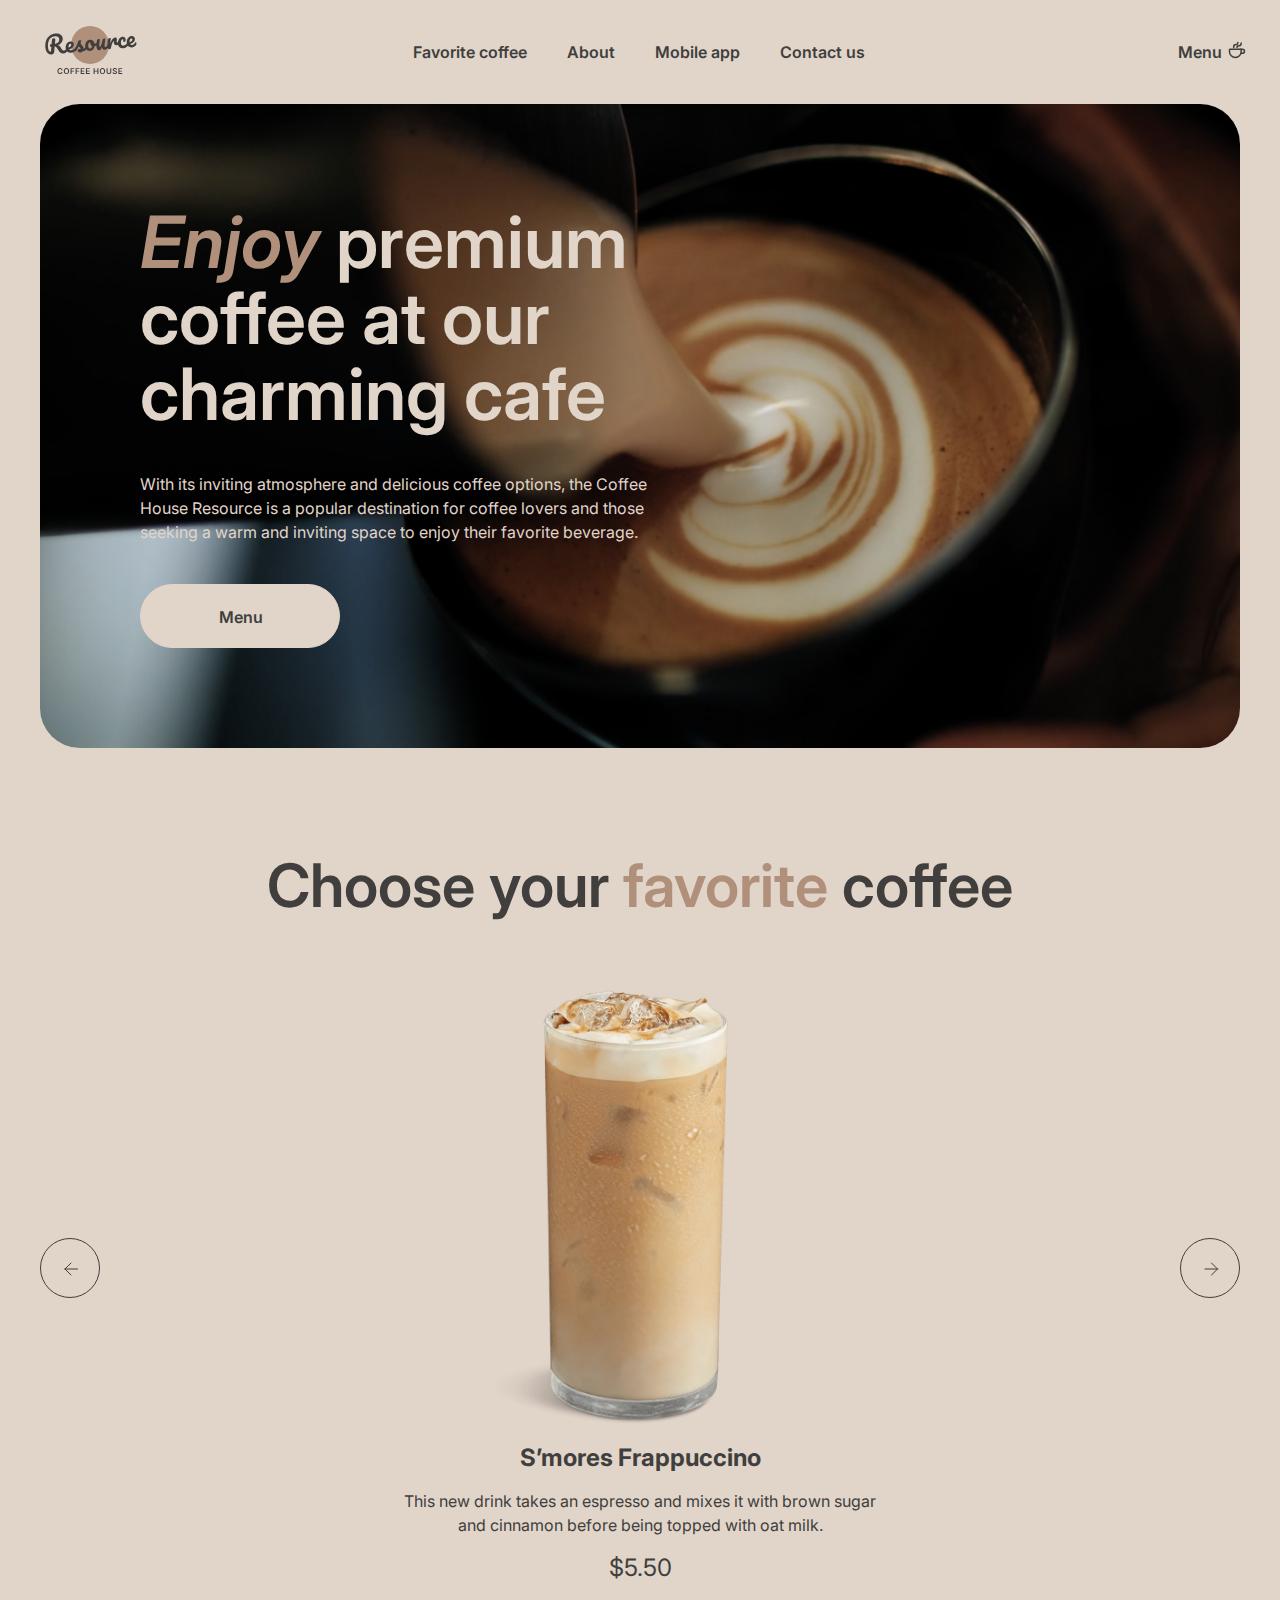
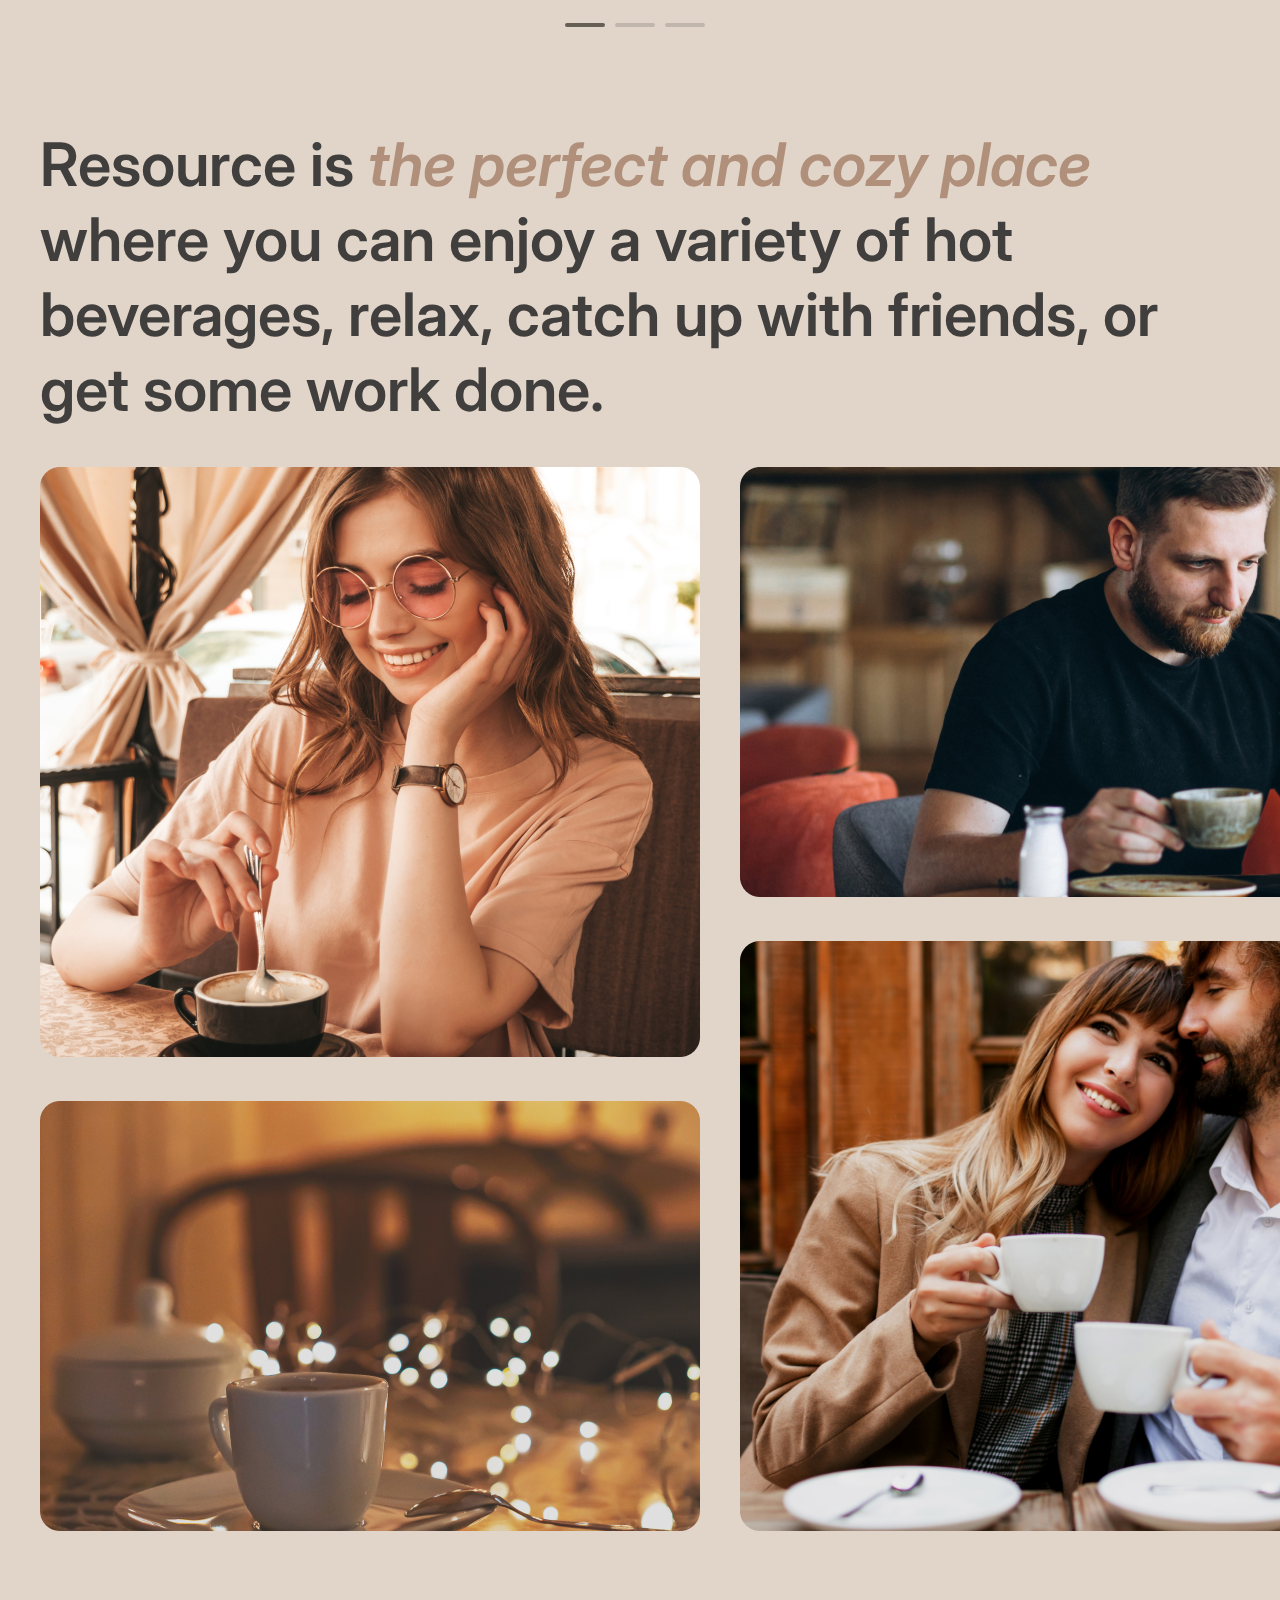
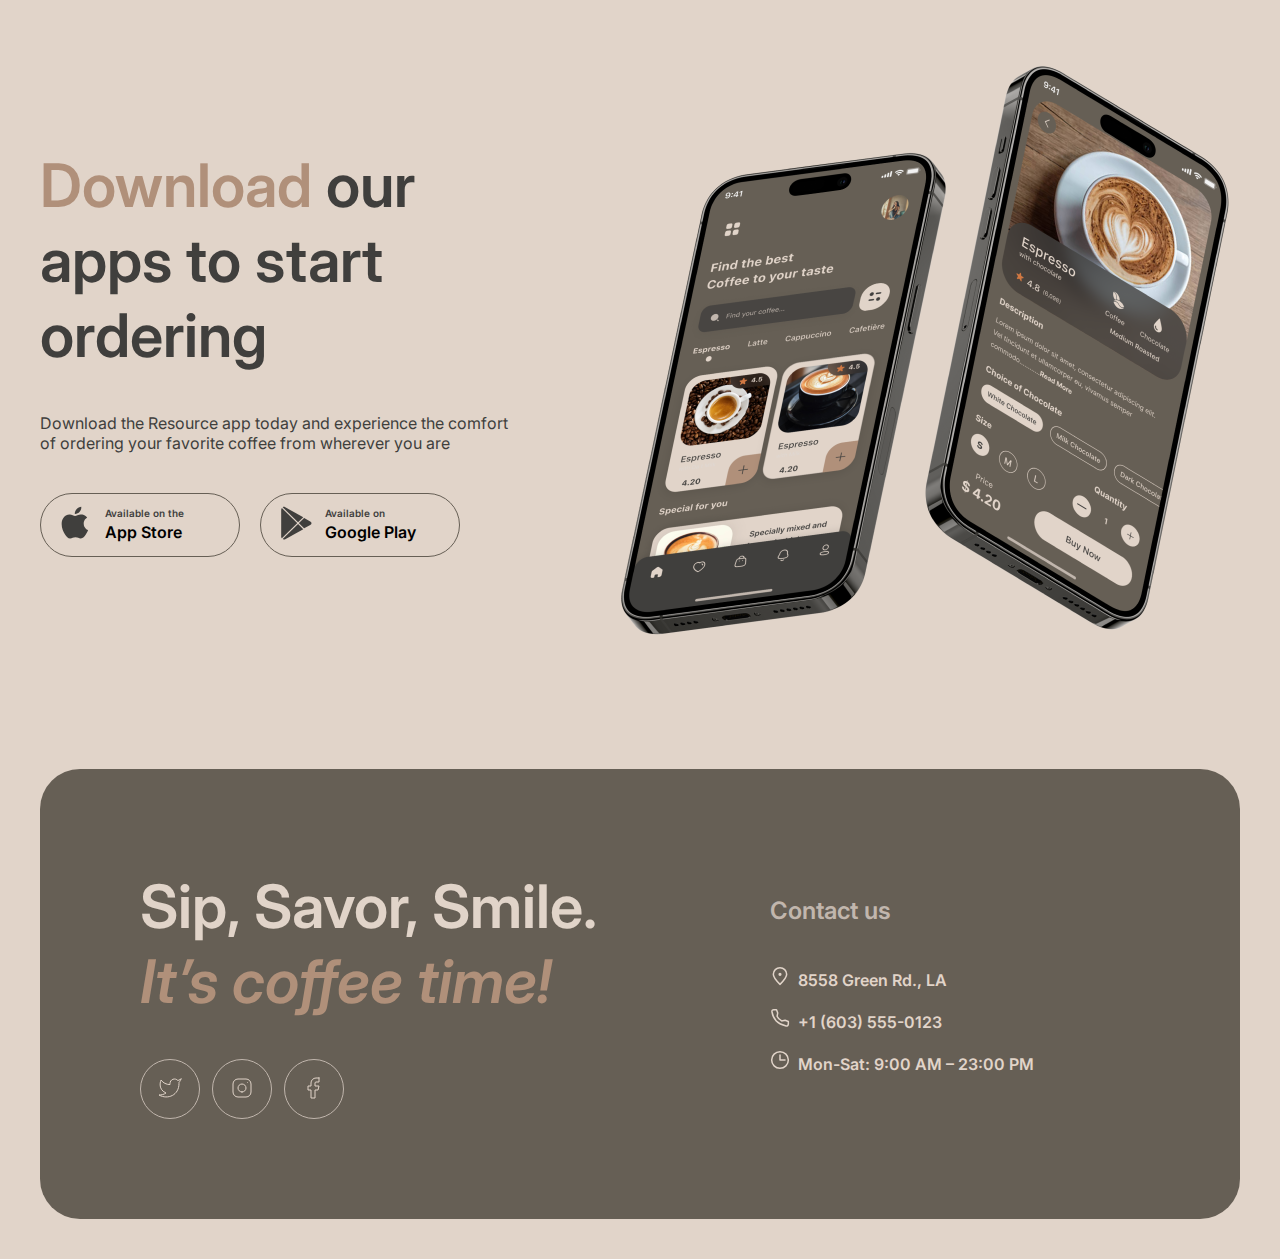
<file: index.html>
<!DOCTYPE html>
<html lang="en">
  <head>
    <meta charset="UTF-8" />
    <meta name="viewport" content="width=device-width, initial-scale=1.0" />
    <link rel="stylesheet" href="/css/style.css" />
    <title>Document</title>
  </head>
  <body>
    <div class="wrapper">
      <header class="header">
        <div class="header__conrainer">
          <div class="header__logo">
            <img src="./src/icon/logo.svg" alt="" />
          </div>

          <nav class="header__sections">
            <ul class="sections__list">
              <li class="sections__link">
                <a href="#Favorite coffee">Favorite coffee</a>
              </li>
              <li class="sections__link"><a href="#About">About</a></li>
              <li class="sections__link">
                <a href="#Mobile app">Mobile app</a>
              </li>
              <li class="sections__link">
                <a href="#Contact us">Contact us</a>
              </li>
            </ul>
          </nav>
          <div class="header__menu"><a href="Menu">Menu</a></div>
          <div class="header__burger"></div>
        </div>
        <div class="burger__menu">
          <nav class="burger-menu__sections">
            <ul class="menu-sections__list">
              <li class="sections-list__link">
                <a class="link" href="#Favorite coffee">Favorite coffee</a>
              </li>
              <li class="sections-list__link">
                <a class="link" href="#About">About</a>
              </li>
              <li class="sections-list__link">
                <a class="link" href="#Mobile app">Mobile app</a>
              </li>
              <li class="sections-list__link">
                <a class="link" href="#Contact us">Contact us</a>
              </li>
            </ul>
          </nav>
          <div class="burger-menu__menu">
            <a class="link" href="#Menu">Menu</a>
          </div>
        </div>
        <div class="header__content">
          <div class="header-content__offer">
            <div class="offer__title">
              <span>Enjoy</span> premium coffee at our charming cafe
            </div>
            <div class="offer__text">
              With its inviting atmosphere and delicious coffee options, the
              Coffee House Resource is a popular destination for coffee lovers
              and those seeking a warm and inviting space to enjoy their
              favorite beverage.
            </div>
            <button class="offer__btn">
              <div class="btn__text">Menu</div>
            </button>
          </div>
        </div>
      </header>
      <main class="main">
        <section class="favorite">
          <div class="favorite__title">
            Choose your <span>favorite</span> coffee
          </div>
          <div class="favorite__slider">
            <div class="favorite-slider__switches">
              <button class="slider-switches__btn switches-btn__prev">
                <img class="prev" src="./src/icon/arrow-left.svg" alt="" />
              </button>
              <button class="slider-switches__btn switches-btn__next">
                <img class="next" src="./src/icon/arrow-right.svg" alt="" />
              </button>
            </div>
            <div class="favorite-slider__items">
              <div class="favorite-slider__item favorite-slider__item--active">
                <div class="slider__img">
                  <img
                    src="./src/img/57d082ae9774ffeb8a409a788e05fef3.png"
                    alt=""
                  />
                </div>
                <div class="slider-item__description">
                  <h4 class="description__title">S’mores Frappuccino</h4>
                  <p class="description__text">
                    This new drink takes an espresso and mixes it with brown
                    sugar and cinnamon before being topped with oat milk.
                  </p>
                  <p class="description__price">$5.50</p>
                </div>
              </div>
              <div class="favorite-slider__item">
                <div class="slider__img">
                  <img
                    class="slider__img"
                    src="./src/img/coffee-slider-2.png"
                    alt=""
                  />
                </div>
                <div class="slider-item__description">
                  <h4 class="description__title">Caramel Macchiato</h4>
                  <p class="description__text">
                    Fragrant and unique classic espresso with rich
                    caramel-peanut syrup, with cream under whipped thick foam.
                  </p>
                  <p class="description__price">$5.00</p>
                </div>
              </div>
              <div class="favorite-slider__item">
                <div class="slider__img">
                  <img
                    class="slider__img"
                    src="./src/img/coffee-slider-3.png"
                    alt=""
                  />
                </div>
                <div class="slider-item__description">
                  <h4 class="description__title">Ice coffee</h4>
                  <p class="description__text">
                    A popular summer drink that tones and invigorates. Prepared
                    from coffee, milk and ice.
                  </p>
                  <p class="description__price">$4.50</p>
                </div>
              </div>
            </div>
            <div class="slider__controls">
              <span class="tab tab--active"></span>
              <span class="tab"></span>
              <span class="tab"></span>
            </div>
          </div>
        </section>
        <section class="about">
          <div class="about__text">
            Resource is <span>the perfect and cozy place</span> where you can
            enjoy a variety of hot beverages, relax, catch up with friends, or
            get some work done.
          </div>
          <div class="about__gallery">
            <div class="gallery__column1">
              <img class="img1" src="./src/img/box.png" alt="" />
              <img class="img2" src="./src/img/box (1).png" alt="" />
            </div>
            <div class="gallery__column2">
              <img class="img3" src="./src/img/box (2).png" alt="" />
              <img class="img4" src="./src/img/box (3).png" alt="" />
            </div>
          </div>
        </section>
        <section class="application">
          <div class="application__download">
            <h1 class="application-download__title">
              <span>Download</span> our apps to start ordering
            </h1>
            <p class="application-download__text">
              Download the Resource app today and experience the comfort of
              ordering your favorite coffee from wherever you are
            </p>
            <div class="application-download__btn">
              <button class="download__btn download-btn__apple">
                <div class="download-btn__text">
                  <p class="btn__label">Available on the</p>
                  <p class="btn__store">App Store</p>
                </div>
              </button>
              <button class="download__btn download-btn__google">
                <div class="download-btn__text">
                  <p class="btn__label">Available on</p>
                  <p class="btn__store">Google Play</p>
                </div>
              </button>
            </div>
          </div>
          <div class="application__screens">
            <img src="./src/img/mobile-screens.png" alt="" />
          </div>
        </section>
      </main>
      <footer class="footer">
        <div class="footer__container">
          <div class="footer__offer">
            <h1>Sip, Savor, Smile. <span>It’s coffee time!</span></h1>
            <div class="offer__socials">
              <button><img src="./src/icon/twitter.svg" alt="" /></button
              ><button><img src="./src/icon/instagram.svg" alt="" /></button
              ><button><img src="./src/icon/facebook.svg" alt="" /></button>
            </div>
          </div>
          <div class="footer__contacts">
            <h1>Contact us</h1>
            <p><img src="./src/icon/pin-alt.svg" alt="" />8558 Green Rd., LA</p>
            <p><img src="./src/icon/phone.svg" alt="" />+1 (603) 555-0123</p>
            <p>
              <img src="./src/icon/clock.svg" alt="" />Mon-Sat: 9:00 AM – 23:00
              PM
            </p>
          </div>
        </div>
      </footer>
    </div>
    <script type="" src="./js/script.js"></script>
  </body>
</html>
</file>
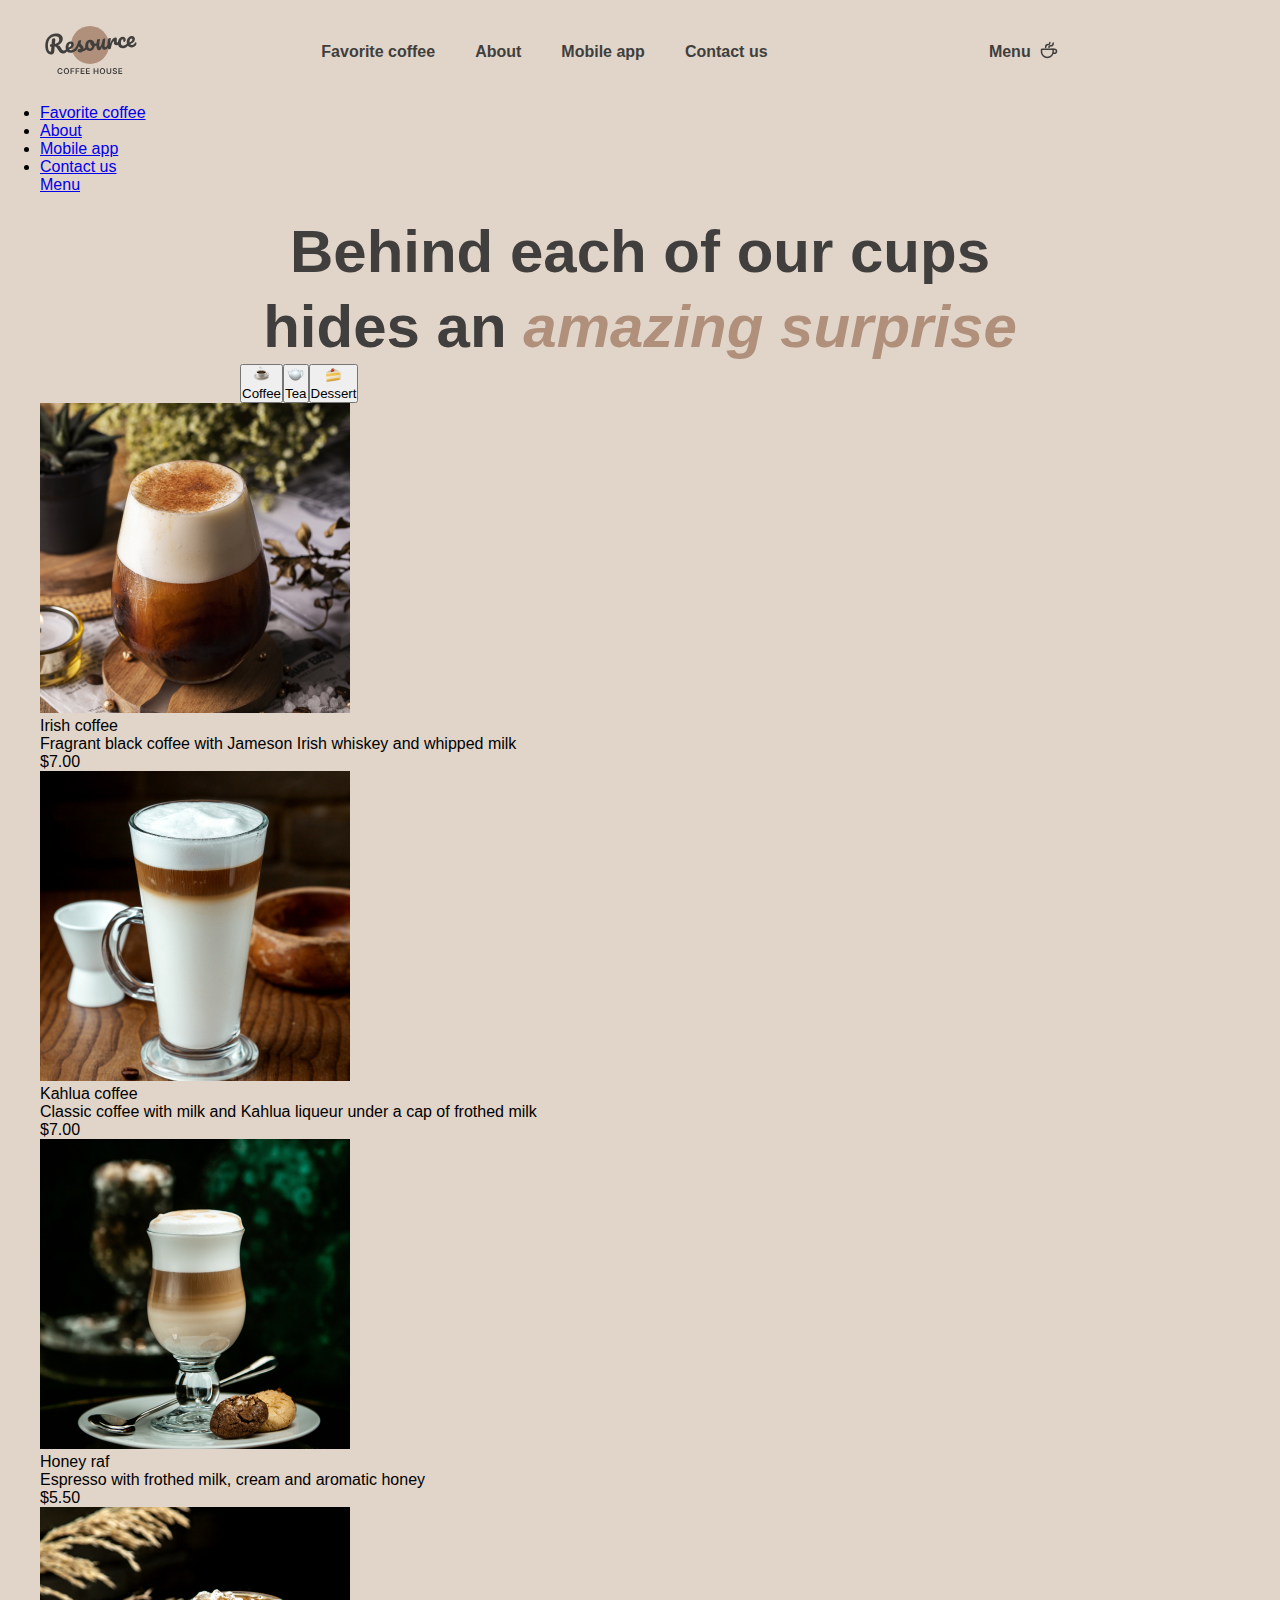
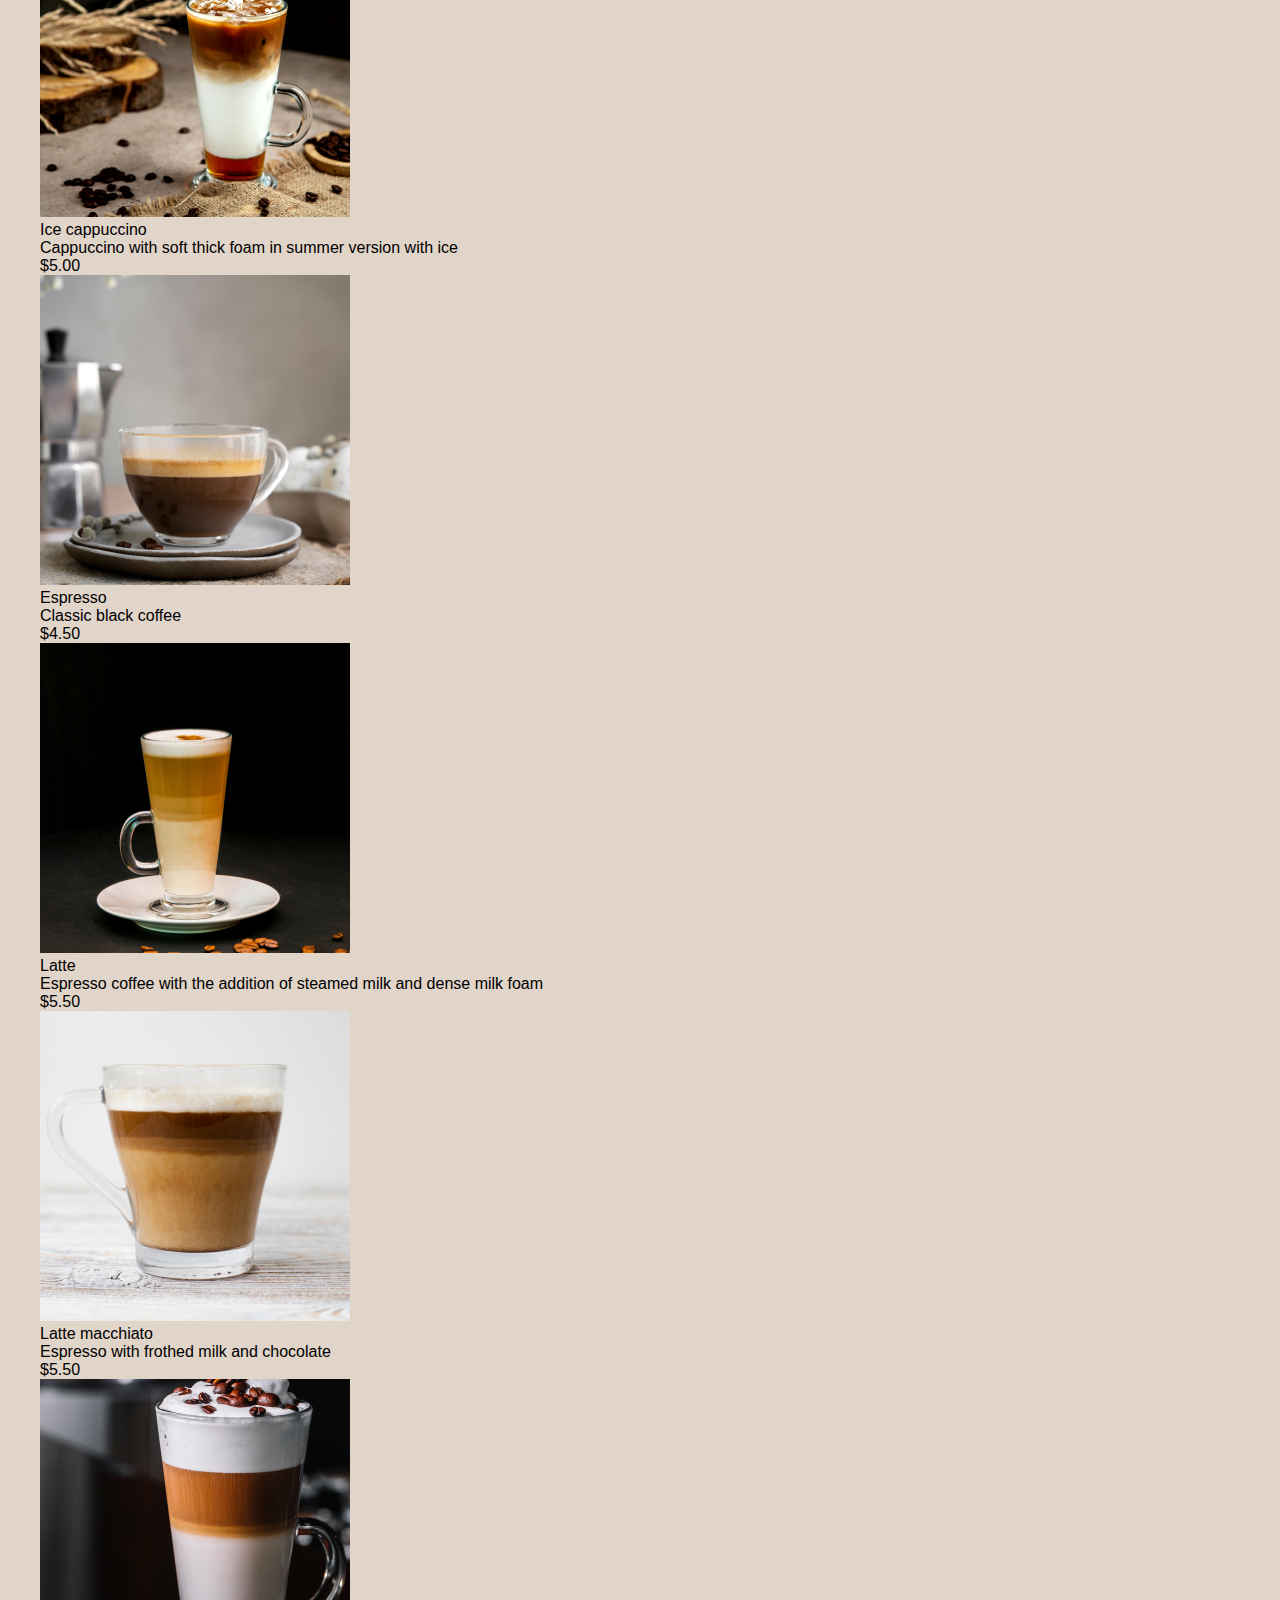
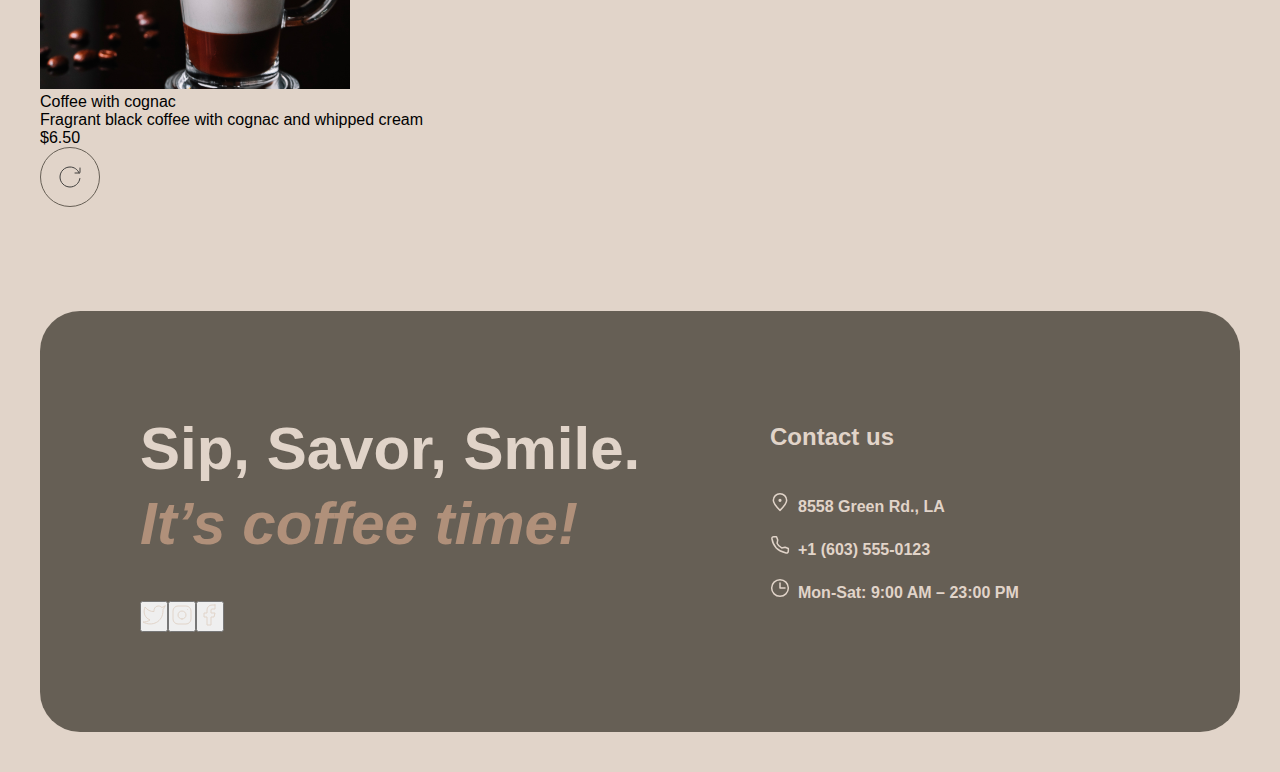
<file: html/coffeeMenu.html>
<!DOCTYPE html>
<html lang="en">
  <head>
    <meta charset="UTF-8" />
    <meta name="viewport" content="width=device-width, initial-scale=1.0" />
    <link rel="stylesheet" href="/css/coffeeMenu/style.css" />
    <title>MenuCoffee</title>
  </head>
  <body>
    <div class="wrapper">
      <header class="header">
        <div class="header__conrainer">
          <div class="header__logo">
            <img src="/src/icon/logo.svg" alt="" />
          </div>
          <nav class="header__sections">
            <ul class="sections__list">
              <li class="sections__link">
                <a class="link" href="#Favorite coffee">Favorite coffee</a>
              </li>
              <li class="sections__link">
                <a class="link" href="#About">About</a>
              </li>
              <li class="sections__link">
                <a class="link" href="#Mobile app">Mobile app</a>
              </li>
              <li class="sections__link">
                <a class="link" href="#Contact us">Contact us</a>
              </li>
            </ul>
          </nav>
          <div class="header__menu">
            <a class="link" href="#Menu">Menu </a>
            <i><img src="/src/icon/coffee-cup.svg" alt="" /></i>
            <span></span>
          </div>
          <div class="header__burger"></div>
        </div>
        <div class="burger__menu">
          <nav class="burger-menu__sections">
            <ul class="menu-sections__list">
              <li class="sections-list__link">
                <a class="link" href="#Favorite coffee">Favorite coffee</a>
              </li>
              <li class="sections-list__link">
                <a class="link" href="#About">About</a>
              </li>
              <li class="sections-list__link">
                <a class="link" href="#Mobile app">Mobile app</a>
              </li>
              <li class="sections-list__link">
                <a class="link" href="#Contact us">Contact us</a>
              </li>
            </ul>
          </nav>
          <div class="burger-menu__menu">
            <a class="link" href="#Menu">Menu</a>
          </div>
        </div>
      </header>
      <main class="main">
        <div class="tagline__container">
          <h1>
            Behind each of our cups hides an <span>amazing surprise</span>
          </h1>
          <div class="tabs__items">
            <button class="tab tab__coffee tab__items--active">
              <div class="tab__img">
                <img src="/src/icon/🫖.png" alt="" />
              </div>
              <div class="tab__text">Coffee</div></button
            ><button class="tab tab__tea">
              <div class="tab__img">
                <img src="/src/icon/🫖 (1).png" alt="" />
              </div>
              <div class="tab__text">Tea</div></button
            ><button class="tab tab__dessert">
              <div class="tab__img">
                <img src="/src/icon/🫖 (2).png" alt="" />
              </div>
              <div class="tab__text">Dessert</div>
            </button>
          </div>
        </div>
        <div class="range__coffee">
          <div class="range-coffee__item">
            <img src="/src/img/coffee-1.png" alt="" />

            <div class="coffee-item__content">
              <div class="coffee-item__name">Irish coffee</div>

              <div class="coffee-item__description">
                Fragrant black coffee with Jameson Irish whiskey and whipped
                milk
              </div>

              <div class="coffee-item__price">$7.00</div>
            </div>
          </div>

          <div class="range-coffee__item">
            <img src="/src/img/coffee-2.png" alt="" />

            <div class="coffee-item__content">
              <div class="coffee-item__name">Kahlua coffee</div>
              <div class="coffee-item__description">
                Classic coffee with milk and Kahlua liqueur under a cap of
                frothed milk
              </div>

              <div class="coffee-item__price">$7.00</div>
            </div>
          </div>

          <div class="range-coffee__item">
            <img src="/src/img/coffee-3.png" alt="" />

            <div class="coffee-item__content">
              <div class="coffee-item__name">Honey raf</div>
              <div class="coffee-item__description">
                Espresso with frothed milk, cream and aromatic honey
              </div>
              <div class="coffee-item__price">$5.50</div>
            </div>
          </div>

          <div class="range-coffee__item">
            <img src="/src/img/coffee-4.png" alt="" />
            <div class="coffee-item__content">
              <div class="coffee-item__name">Ice cappuccino</div>
              <div class="coffee-item__description">
                Cappuccino with soft thick foam in summer version with ice
              </div>
              <div class="coffee-item__price">$5.00</div>
            </div>
          </div>

          <div class="range-coffee__item">
            <img src="/src/img/coffee-5.png" alt="" />

            <div class="coffee-item__content">
              <div class="coffee-item__name">Espresso</div>
              <div class="coffee-item__description">Classic black coffee</div>
              <div class="coffee-item__price">$4.50</div>
            </div>
          </div>

          <div class="range-coffee__item">
            <img src="/src/img/coffee-6.png" alt="" />

            <div class="coffee-item__content">
              <div class="coffee-item__name">Latte</div>
              <div class="coffee-item__description">
                Espresso coffee with the addition of steamed milk and dense milk
                foam
              </div>
              <div class="coffee-item__price">$5.50</div>
            </div>
          </div>

          <div class="range-coffee__item">
            <img src="/src/img/coffee-7.png" alt="" />

            <div class="coffee-item__content">
              <div class="coffee-item__name">Latte macchiato</div>
              <div class="coffee-item__description">
                Espresso with frothed milk and chocolate
              </div>
              <div class="coffee-item__price">$5.50</div>
            </div>
          </div>

          <div class="range-coffee__item">
            <img src="/src/img/coffee-8.png" alt="" />

            <div class="coffee-item__content">
              <div class="coffee-item__name">Coffee with cognac</div>
              <div class="coffee-item__description">
                Fragrant black coffee with cognac and whipped cream
              </div>
              <div class="coffee-item__price">$6.50</div>
            </div>
          </div>
        </div>
        <div class="range-coffee__flipping">
          <svg
            width="60"
            height="60"
            viewBox="0 0 60 60"
            fill="none"
            xmlns="http://www.w3.org/2000/svg"
          >
            <rect
              x="0.5"
              y="0.5"
              width="59"
              height="59"
              rx="29.5"
              stroke="#665F55"
            />
            <path
              d="M39.8883 31.5C39.1645 36.3113 35.013 40 30 40C24.4772 40 20 35.5228 20 30C20 24.4772 24.4772 20 30 20C34.1006 20 37.6248 22.4682 39.1679 26"
              stroke="#403F3D"
              stroke-linecap="round"
              stroke-linejoin="round"
            />
            <path
              d="M35 26H39.4C39.7314 26 40 25.7314 40 25.4V21"
              stroke="#403F3D"
              stroke-linecap="round"
              stroke-linejoin="round"
            />
          </svg>
        </div>
      </main>
      <footer class="footer">
        <div class="footer__container">
          <div class="footer__offer">
            <h1>Sip, Savor, Smile. <span>It’s coffee time!</span></h1>
            <div class="offer__socials">
              <button><img src="/src/icon/twitter.svg" alt="" /></button
              ><button><img src="/src/icon/instagram.svg" alt="" /></button
              ><button><img src="/src/icon/facebook.svg" alt="" /></button>
            </div>
          </div>
          <div class="footer__contacts">
            <h1>Contact us</h1>
            <p><img src="/src/icon/pin-alt.svg" alt="" />8558 Green Rd., LA</p>
            <p><img src="/src/icon/phone.svg" alt="" />+1 (603) 555-0123</p>
            <p>
              <img src="/src/icon/clock.svg" alt="" />Mon-Sat: 9:00 AM – 23:00
              PM
            </p>
          </div>
        </div>
      </footer>
    </div>
    <script type="" src="/js/script.js"></script>
  </body>
</html>
</file>
<file: css/style.css>
@import url("https://fonts.googleapis.com/css2?family=Inter:wght@100..900&display=swap");
@import url("https://fonts.googleapis.com/css2?family=Forum&display=swap");
* {
  box-sizing: border-box;
  margin: 0;
  padding: 0;
  font-family: "Inter";
}

.wrapper {
  max-width: 1440px;
  overflow: hidden;
  margin: 0 auto;
  background-color: #e1d4c9;
  padding: 20px 40px 40px;
}

.header {
  margin-bottom: 100px;
}
.header .header__logo {
  z-index: 1;
}

.header__conrainer {
  display: flex;
  justify-content: space-between;
  align-items: center;
  margin-bottom: 20px;
}

.sections__list {
  display: flex;
  list-style: none;
}
.sections__list a {
  font-weight: 600;
  margin-right: 40px;
  color: #403f3d;
  text-decoration: none;
}

.burger__menu {
  z-index: 1000;
  display: none;
  width: 100%;
  overflow: hidden;
  background-color: #e1d4c9;
  transition: left 0.3s ease;
  padding: 60px 40px 384px 40px;
}

.burger__menu--active {
  left: 0;
  display: block;
  transition: left 0.3s ease;
}

.burger-menu__sections {
  text-align: center;
}

.sections-list__link {
  list-style: none;
  font-size: 32px;
  font-weight: 600;
  line-height: 40px;
  margin-bottom: 60px;
}

.burger-menu__menu {
  position: relative;
  margin-top: 100px;
  text-align: center;
}
.burger-menu__menu a {
  line-height: 40px;
  font-size: 32px;
  font-weight: 600;
  color: #403f3d;
}
.burger-menu__menu a::after {
  content: url(/src/icon/coffee-cupBig.svg);
  position: relative;
  top: 5px;
  left: 15px;
  width: 40px;
  height: 40px;
}

.header__menu {
  position: relative;
}
.header__menu a {
  font-weight: 600;
  text-decoration: none;
  color: #403f3d;
  margin-right: 18px;
}
.header__menu a::after {
  content: url(/src/icon/coffee-cup.svg);
  position: absolute;
  height: 20px;
  bottom: 2px;
  margin-left: 5px;
}

.link {
  color: #403f3d;
  text-decoration: none;
}

.header__content {
  background-position: center;
  background-size: cover;
  border-radius: 40px;
  padding: 100px;
  background-image: url(/src/img/53de184b52e70f8c6142237a41f29303.jpg);
}

.header-content__offer {
  max-width: 530px;
}

.offer__title {
  font-size: 72px;
  line-height: 76px;
  font-weight: 600;
  color: #e1d4c9;
  padding-bottom: 40px;
}
.offer__title span {
  color: #b0907a;
  font-style: italic;
}

.offer__text {
  font-size: 16px;
  line-height: 24px;
  color: #e1d4c9;
  padding-bottom: 40px;
}

.offer__btn {
  line-height: 24px;
  font-size: 16px;
  font-weight: 600;
  padding: 20px 78px;
  background-color: #e1d4c9;
  width: 200px;
  color: #403f3d;
  border-radius: 100px;
  height: 64px;
  border: 1px #e1d4c9 solid;
}

.header__burger {
  display: none;
}

.favorite {
  text-align: center;
  position: relative;
  margin-bottom: 100px;
}

.favorite__title {
  font-size: 60px;
  line-height: 75px;
  font-weight: 600;
  margin-bottom: 40px;
  color: #403f3d;
}
.favorite__title span {
  color: #b0907a;
}

.favorite-slider__item {
  display: none;
}

.favorite-slider__item--active {
  display: block;
}

.slider-switches__btn {
  padding: 18px;
  background-color: #e1d4c9;
  width: 60px;
  height: 60px;
  border-radius: 50%;
  outline: none;
  border: 1px solid #403f3d;
  cursor: pointer;
  top: 50%;
  position: absolute;
}
.slider-switches__btn:hover {
  background-color: #665f55;
  transition: all 0.3s ease-in 0s;
}
.slider-switches__btn:hover img {
  filter: brightness(3);
}

.switches-btn__prev {
  left: 0;
}

.switches-btn__next {
  right: 0;
}

.slider__img {
  display: flex;
  justify-content: center;
}
.slider__img img {
  max-width: 480px;
}

.slider-item__description {
  margin: 0 auto;
  max-width: 480px;
  margin-bottom: 40px;
}

.description__title {
  color: #403f3d;
  font-size: 24px;
  line-height: 30px;
}

.description__text {
  font-size: 16px;
  color: #403f3d;
  line-height: 24px;
  margin: 16px 0;
}

.description__price {
  font-size: 24px;
  color: #403f3d;
  line-height: 30px;
}

.slider__controls {
  display: flex;
  justify-content: center;
}

.tab {
  transition: all 0.3s ease-in 0s;
  width: 40px;
  height: 4px;
  border-radius: 100px;
  background-color: #c1b6ad;
  display: inline-block;
  margin-right: 10px;
}

.tab--active {
  transition: all 0.3s ease-in 0s;
  background-color: #665f55;
}

.about {
  margin-bottom: 100px;
}

.about__text {
  font-weight: 600;
  line-height: 75px;
  font-size: 60px;
  color: #403f3d;
  margin-bottom: 40px;
}
.about__text span {
  font-style: italic;
  color: #b0907a;
}

.about__gallery {
  display: grid;
  grid-template-columns: repeat(2, 1fr);
  gap: 40px;
}

.gallery__column1 img:first-of-type,
.gallery__column2 img:first-of-type {
  margin: 0 0 40px 0;
}

.application {
  display: flex;
  align-items: center;
  margin-bottom: 100px;
}

.application__download {
  margin: 0 100px 0 0;
}

.application-download__title {
  font-size: 60px;
  font-weight: 600;
  line-height: 75px;
  color: #403f3d;
}
.application-download__title span {
  color: #b0907a;
}

.application-download__text {
  margin: 40px 0;
  color: #403f3d;
  font-size: 16px;
}

.application-download__btn {
  display: flex;
}

.download__btn {
  width: 200px;
  height: 64px;
  border: 1px solid #665f55;
  border-radius: 100px;
  padding: 12px 20px;
  transition: all 0.3s ease-in 0s;
  background-color: #e1d4c9;
  cursor: pointer;
}
.download__btn::before {
  background-repeat: no-repeat;
  content: "";
  width: 36px;
  height: 36px;
  position: absolute;
  top: 20%;
  left: 20px;
}

.download-btn__apple {
  margin-right: 20px;
  position: relative;
}
.download-btn__apple::before {
  background-image: url(/src/icon/Icon.svg);
}

.download-btn__google {
  position: relative;
}
.download-btn__google::before {
  background-image: url(/src/icon/google.svg);
}

.download-btn__text {
  padding-left: 44px;
  text-align: left;
}

.btn__label {
  font-size: 10px;
  font-weight: 600;
  line-height: 14px;
  color: #403f3d;
}

.btn__store {
  font-size: 16px;
  font-weight: 600;
  line-height: 24px;
}

.footer__container {
  padding: 100px;
  background-color: #665f55;
  border-radius: 40px;
  display: flex;
  align-items: center;
}

.footer__offer {
  max-width: 530px;
  margin: 0 100px 0 0;
}
.footer__offer h1 {
  font-size: 60px;
  line-height: 75px;
  font-weight: 600;
  color: #e1d4c9;
  margin-bottom: 40px;
}
.footer__offer span {
  color: #b0907a;
  font-style: italic;
}

.offer__socials button {
  background-color: #665f55;
  width: 60px;
  height: 60px;
  margin-right: 12px;
  border: 1px solid #c1b6ad;
  border-radius: 50%;
}

.footer__contacts h1 {
  margin-bottom: 40px;
  line-height: 30px;
  font-size: 24px;
  font-weight: 600;
  color: #c1b6ad;
}
.footer__contacts p {
  color: #e1d4c9;
  font-size: 16px;
  line-height: 24px;
  font-weight: 600;
  margin-bottom: 16px;
}
.footer__contacts img {
  margin-right: 8px;
}

@media (max-width: 768px) {
  .header__conrainer {
    position: relative;
    display: flex;
    z-index: 10;
    justify-content: space-between;
    align-items: center;
  }
  .header__burger {
    display: block;
    border: 1px solid #403f3d;
    border-radius: 50%;
    width: 44px;
    height: 44px;
    position: relative;
    cursor: pointer;
  }
  .header__burger::before,
  .header__burger::after {
    border: 1px solid #403f3d;
    border-radius: 40px;
    width: 16px;
    content: "";
    position: absolute;
    right: 12px;
    transition: all 0.3s ease 0s;
  }
  .header__burger::before {
    top: 15px;
  }
  .header__burger::after {
    bottom: 15px;
  }
  .header__burger--active::before {
    transform: rotate(50deg);
    top: 20px;
  }
  .header__burger--active::after {
    transform: rotate(-50deg);
    bottom: 20px;
  }
  .header__sections {
    display: none;
  }
  .header__menu {
    display: none;
  }
  .header__content {
    padding: 100px 100px 100px 60px;
  }
  .offer__btn {
    padding: 20px 64px;
  }
  .offer__btn .btn__text {
    display: block;
    position: relative;
    padding-right: 30px;
  }
  .btn__text::after {
    content: "";
    background-image: url(/src/icon/coffee-cup.svg);
    width: 20px;
    height: 20px;
    position: absolute;
    top: 0;
    right: 0;
  }
  .about__gallery {
    grid-template-columns: 1fr;
    gap: 0;
  }
  .about__gallery img {
    width: 100%;
  }
  .img2,
  .img3 {
    display: none;
  }
  .application {
    display: block;
  }
  .application__download {
    margin: 0 0 100px 0;
  }
  .footer__container {
    display: block;
    padding: 100px 60px;
  }
  .footer__offer {
    margin: 0 0 100px 0;
  }
  .header__menu {
    position: absolute;
    top: 400px;
    right: 42%;
  }
}
@media (max-width: 500px) {
  .wrapper {
    padding: 20px 16px 40px 16px;
  }
  .header__content {
    padding: 60px 16px;
  }
  .offer__title {
    font-size: 43px;
    line-height: 48.3px;
  }
  .favorite__title {
    font-size: 32px;
    line-height: 40px;
  }
  .favorite-slider__switches {
    display: none;
  }
  .about__text {
    font-size: 32px;
    line-height: 40px;
  }
  .about__gallery img {
    border-radius: 20px;
    width: 348px;
    height: 590px;
    object-fit: cover;
  }
  .application__download {
    margin: 0 0 40px 0;
  }
  .application-download__title {
    font-size: 32px;
    line-height: 40px;
  }
  .application-download__btn {
    flex-direction: column;
  }
  .download-btn__apple {
    margin-bottom: 20px;
  }
  .application__offer {
    margin: 0 0 40px 0;
  }
  .application__screens img {
    width: 100%;
  }
  .footer__container {
    padding: 60px 16px;
  }
  .footer__offer {
    margin: 0 0 40px 0;
  }
  .footer__offer h1 {
    font-size: 32px;
    line-height: 40px;
  }
}

/*# sourceMappingURL=style.css.map */
</file>
<file: css/coffeeMenu/style.css>
.header {
  margin-bottom: 20px;
}

.header__conrainer {
  display: flex;
  justify-content: space-between;
  align-items: center;
  margin-bottom: 20px;
}

.sections__list {
  display: flex;
  list-style: none;
}
.sections__list a {
  font-family: "Roboto", sans-serif;
  font-weight: 600;
  margin-right: 40px;
  color: #403f3d;
  text-decoration: none;
}

.header__menu {
  display: flex;
  align-items: center;
}
.header__menu a {
  font-family: "Roboto", sans-serif;
  font-weight: 600;
  text-decoration: none;
  color: #403f3d;
}
.header__menu img {
  margin-left: 8px;
}

.header__content {
  padding: 100px;
  background-image: url(/src/img/53de184b52e70f8c6142237a41f29303.jpg);
  border-radius: 40px;
}

.content__offer {
  width: 530px;
}

.offer__title {
  font-size: 72px;
  line-height: 76px;
  font-weight: 600;
  font-family: "Roboto", sans-serif;
  color: #e1d4c9;
  padding-bottom: 40px;
}
.offer__title span {
  color: #b0907a;
  font-style: italic;
}

.offer__text {
  font-family: "Roboto", sans-serif;
  font-size: 16px;
  line-height: 24px;
  color: #e1d4c9;
  padding-bottom: 40px;
}

.offter__btn {
  line-height: 24px;
  font-size: 16px;
  font-weight: 600;
  font-family: "Roboto", sans-serif;
  background-color: #e1d4c9;
  min-width: 200px;
  color: #403f3d;
  border-radius: 100px;
  height: 64px;
  border: 1px #e1d4c9 solid;
}

.main {
  margin-bottom: 100px;
}
.main .tagline__container {
  margin: 0 auto;
  width: 800px;
}
.main .tagline__container h1 {
  text-align: center;
  color: #403f3d;
  font-size: 60px;
  line-height: 75px;
  font-weight: 600;
}
.main .tagline__container h1 span {
  font-style: italic;
  color: #b0907a;
}
.main .tabs__container {
  display: flex;
  justify-content: center;
  margin: 40px 0;
}
.main .tabs__container .tab:nth-child(2) {
  margin: 0 16px;
}
.main .coffee__items {
  display: grid;
  grid-template-columns: repeat(4, 1fr);
  gap: 40px;
}
.main .item__description {
  margin: 20px;
}
.main .item__box {
  height: 506px;
  border: 1px solid;
  color: #c1b6ad;
  border-radius: 40px;
}
.main .item__box img {
  border-radius: 40px;
}
.main .item__box h1 {
  color: #403f3d;
  line-height: 30px;
  font-size: 24px;
}
.main .item__box p {
  color: #403f3d;
  font-size: 16px;
  font-weight: 400;
  line-height: 24px;
  margin: 12px 0;
}

.footer__container {
  padding: 100px;
  background-color: #665f55;
  border-radius: 40px;
  display: flex;
  align-items: center;
}

.footer__offer {
  width: 530px;
  margin-right: 100px;
}
.footer__offer h1 {
  font-size: 60px;
  line-height: 75px;
  font-weight: 600;
  color: #e1d4c9;
  margin-bottom: 40px;
}
.footer__offer span {
  color: #b0907a;
  font-style: italic;
}

.offer__socials span {
  margin-right: 12px;
}

.footer__contacts h1 {
  margin-bottom: 40px;
  line-height: 30px;
  font-size: 24px;
  font-weight: 600;
  color: #e1d4c9;
}
.footer__contacts p {
  color: #e1d4c9;
  font-size: 16px;
  line-height: 24px;
  font-weight: 600;
  margin-bottom: 16px;
}
.footer__contacts img {
  margin-right: 8px;
}

* {
  box-sizing: border-box;
  margin: 0;
  padding: 0;
  font-family: "Roboto", sans-serif;
}

.wrapper {
  max-width: 1440px;
  overflow: hidden;
  margin: 0 auto;
  background-color: #e1d4c9;
  padding: 20px 40px 40px;
}

/*# sourceMappingURL=style.css.map */
</file>
